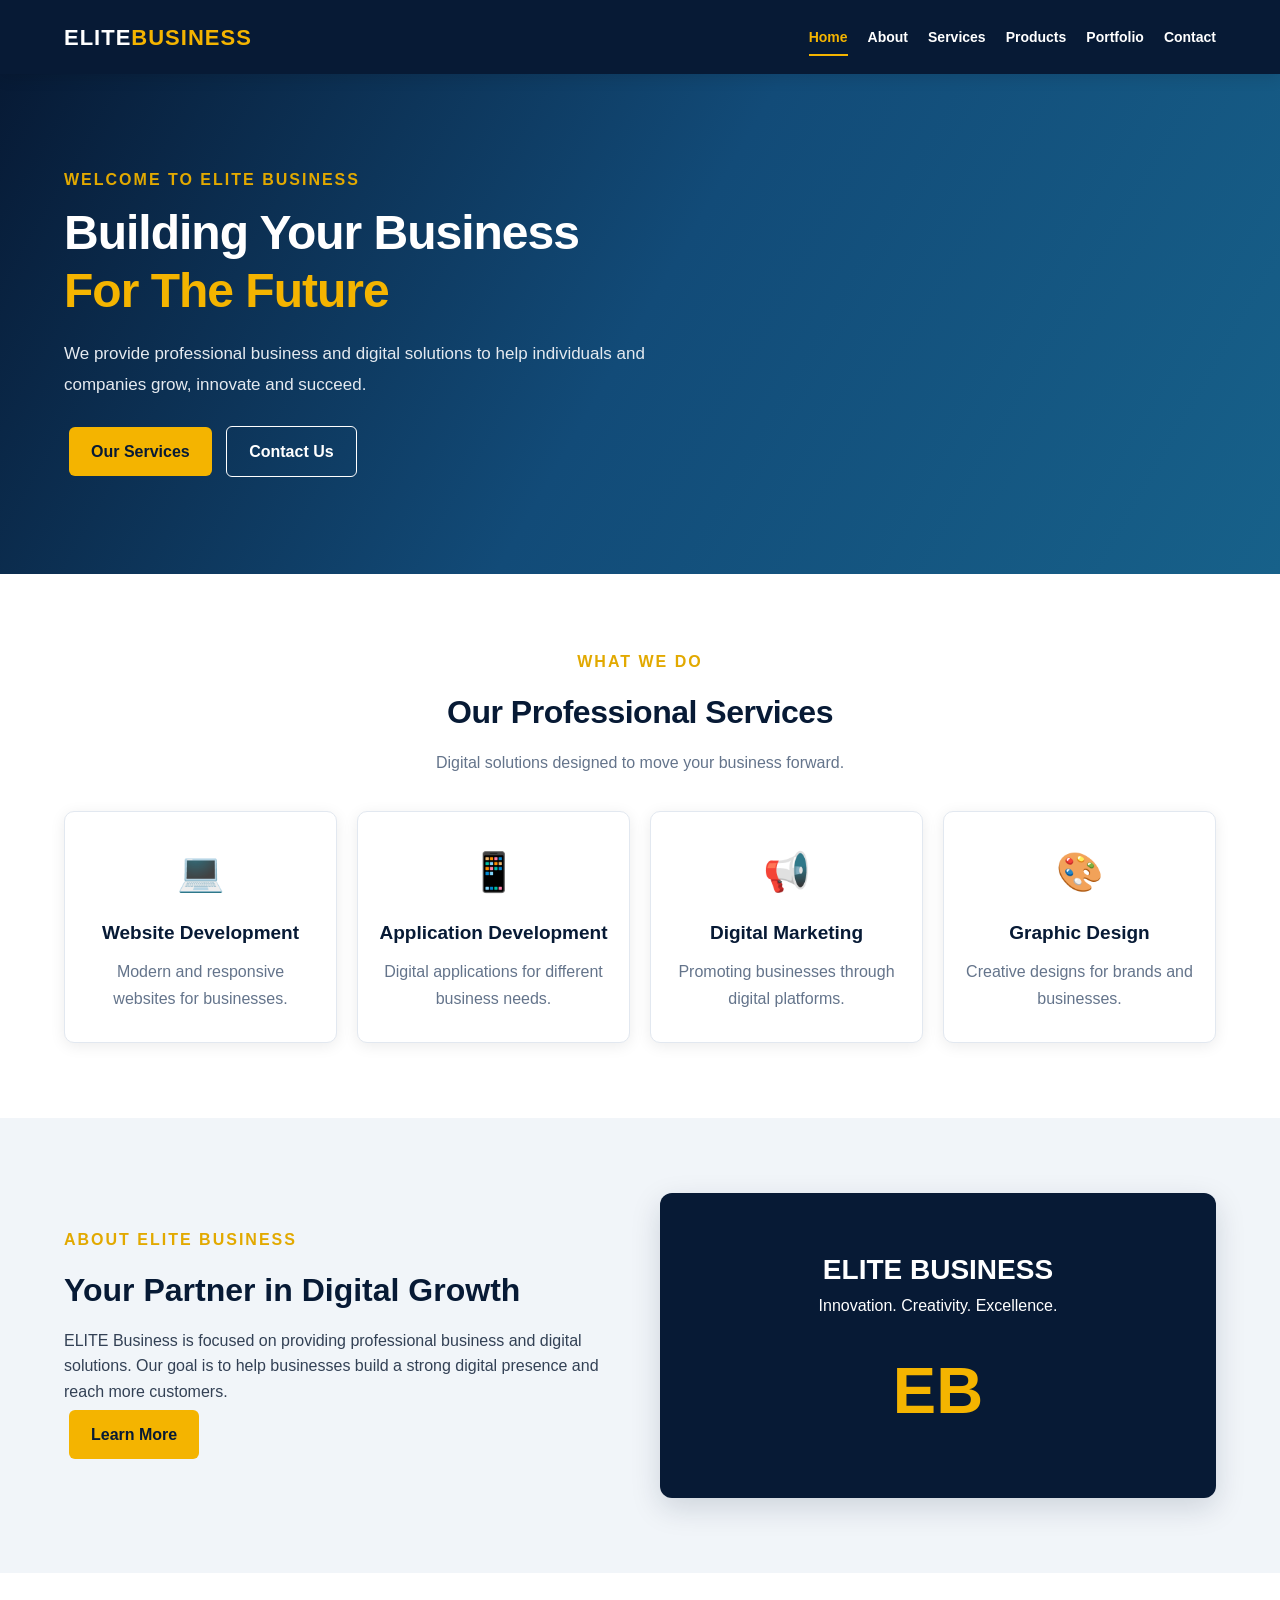
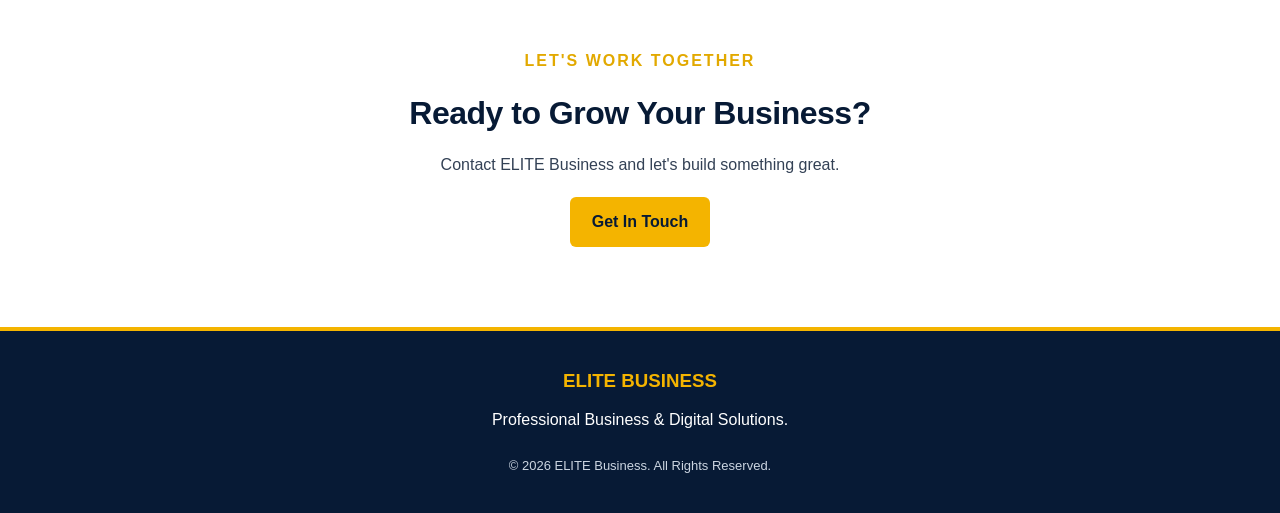
<file: index.html>
<!DOCTYPE html>
<html lang="en">
<head>
    <meta name="google-site-verification" content="8waIuDpvFPuyxGvBpJihMqPhCS1IhETc9zBkpEyNsJ0" />
    <meta charset="UTF-8">
    <meta name="viewport" content="width=device-width, initial-scale=1.0">

    <meta name="description" content="ELITE Business provides professional business and digital solutions in Malawi.">

    
<title>About ELITE Business | Our Company in Malawi</title>
<meta name="description" content="Learn about ELITE Business, our mission, vision and commitment to professional digital and business solutions in Malawi.">


    <link rel="stylesheet" href="css/style.css">
</head>

<body>

    <!-- HEADER -->
    <header class="header">
        <div class="container navbar">
            <a href="index.html" class="logo">
                ELITE<span>BUSINESS</span>
            </a>

            <button class="menu-toggle" id="menuToggle">
                ☰
            </button>

            <nav id="navMenu">
                <a href="index.html">Home</a>
                <a href="about.html">About</a>
                <a href="services.html">Services</a>
                <a href="products.html">Products</a>
                <a href="portfolio.html">Portfolio</a>
                <a href="contact.html">Contact</a>
            </nav>
        </div>
    </header>

    <!-- HERO SECTION -->
    <section class="hero">
        <div class="container hero-content">
            <p class="subtitle">WELCOME TO ELITE BUSINESS</p>

            <h1>
                Building Your Business
                <span>For The Future</span>
            </h1>

            <p class="hero-text">
                We provide professional business and digital
                solutions to help individuals and companies
                grow, innovate and succeed.
            </p>

            <div class="hero-buttons">
                <a href="services.html" class="btn primary-btn">
                    Our Services
                </a>

                <a href="contact.html" class="btn secondary-btn">
                    Contact Us
                </a>
            </div>
        </div>
    </section>

    <!-- SERVICES SECTION -->
    <section class="section">
        <div class="container">
            <div class="section-heading">
                <p class="subtitle">WHAT WE DO</p>
                <h2>Our Professional Services</h2>
                <p>Digital solutions designed to move your business forward.</p>
            </div>

            <div class="service-grid">

                <div class="service-card">
                    <div class="service-icon">💻</div>
                    <h3>Website Development</h3>
                    <p>Modern and responsive websites for businesses.</p>
                </div>

                <div class="service-card">
                    <div class="service-icon">📱</div>
                    <h3>Application Development</h3>
                    <p>Digital applications for different business needs.</p>
                </div>

                <div class="service-card">
                    <div class="service-icon">📢</div>
                    <h3>Digital Marketing</h3>
                    <p>Promoting businesses through digital platforms.</p>
                </div>

                <div class="service-card">
                    <div class="service-icon">🎨</div>
                    <h3>Graphic Design</h3>
                    <p>Creative designs for brands and businesses.</p>
                </div>

            </div>
        </div>
    </section>

    <!-- ABOUT SECTION -->
    <section class="about-section">
        <div class="container about-content">
            <div>
                <p class="subtitle">ABOUT ELITE BUSINESS</p>
                <h2>Your Partner in Digital Growth</h2>

                <p>
                    ELITE Business is focused on providing
                    professional business and digital solutions.
                    Our goal is to help businesses build a strong
                    digital presence and reach more customers.
                </p>

                <a href="about.html" class="btn primary-btn">
                    Learn More
                </a>
            </div>

            <div class="about-box">
                <h3>ELITE BUSINESS</h3>
                <p>Innovation. Creativity. Excellence.</p>
                <div class="about-symbol">EB</div>
            </div>
        </div>
    </section>

    <!-- CONTACT SECTION -->
    <section class="section contact-section">
        <div class="container">
            <p class="subtitle">LET'S WORK TOGETHER</p>
            <h2>Ready to Grow Your Business?</h2>
            <p>Contact ELITE Business and let's build something great.</p>

            <a href="contact.html" class="btn primary-btn">
                Get In Touch
            </a>
        </div>
    </section>

    <!-- FOOTER -->
    <footer class="footer">
        <div class="container">
            <h3>ELITE BUSINESS</h3>
            <p>Professional Business & Digital Solutions.</p>

            <p class="copyright">
                &copy; 2026 ELITE Business. All Rights Reserved.
            </p>
        </div>
    </footer>

    <script src="js/script.js"></script>

</body>
</html>
</file>
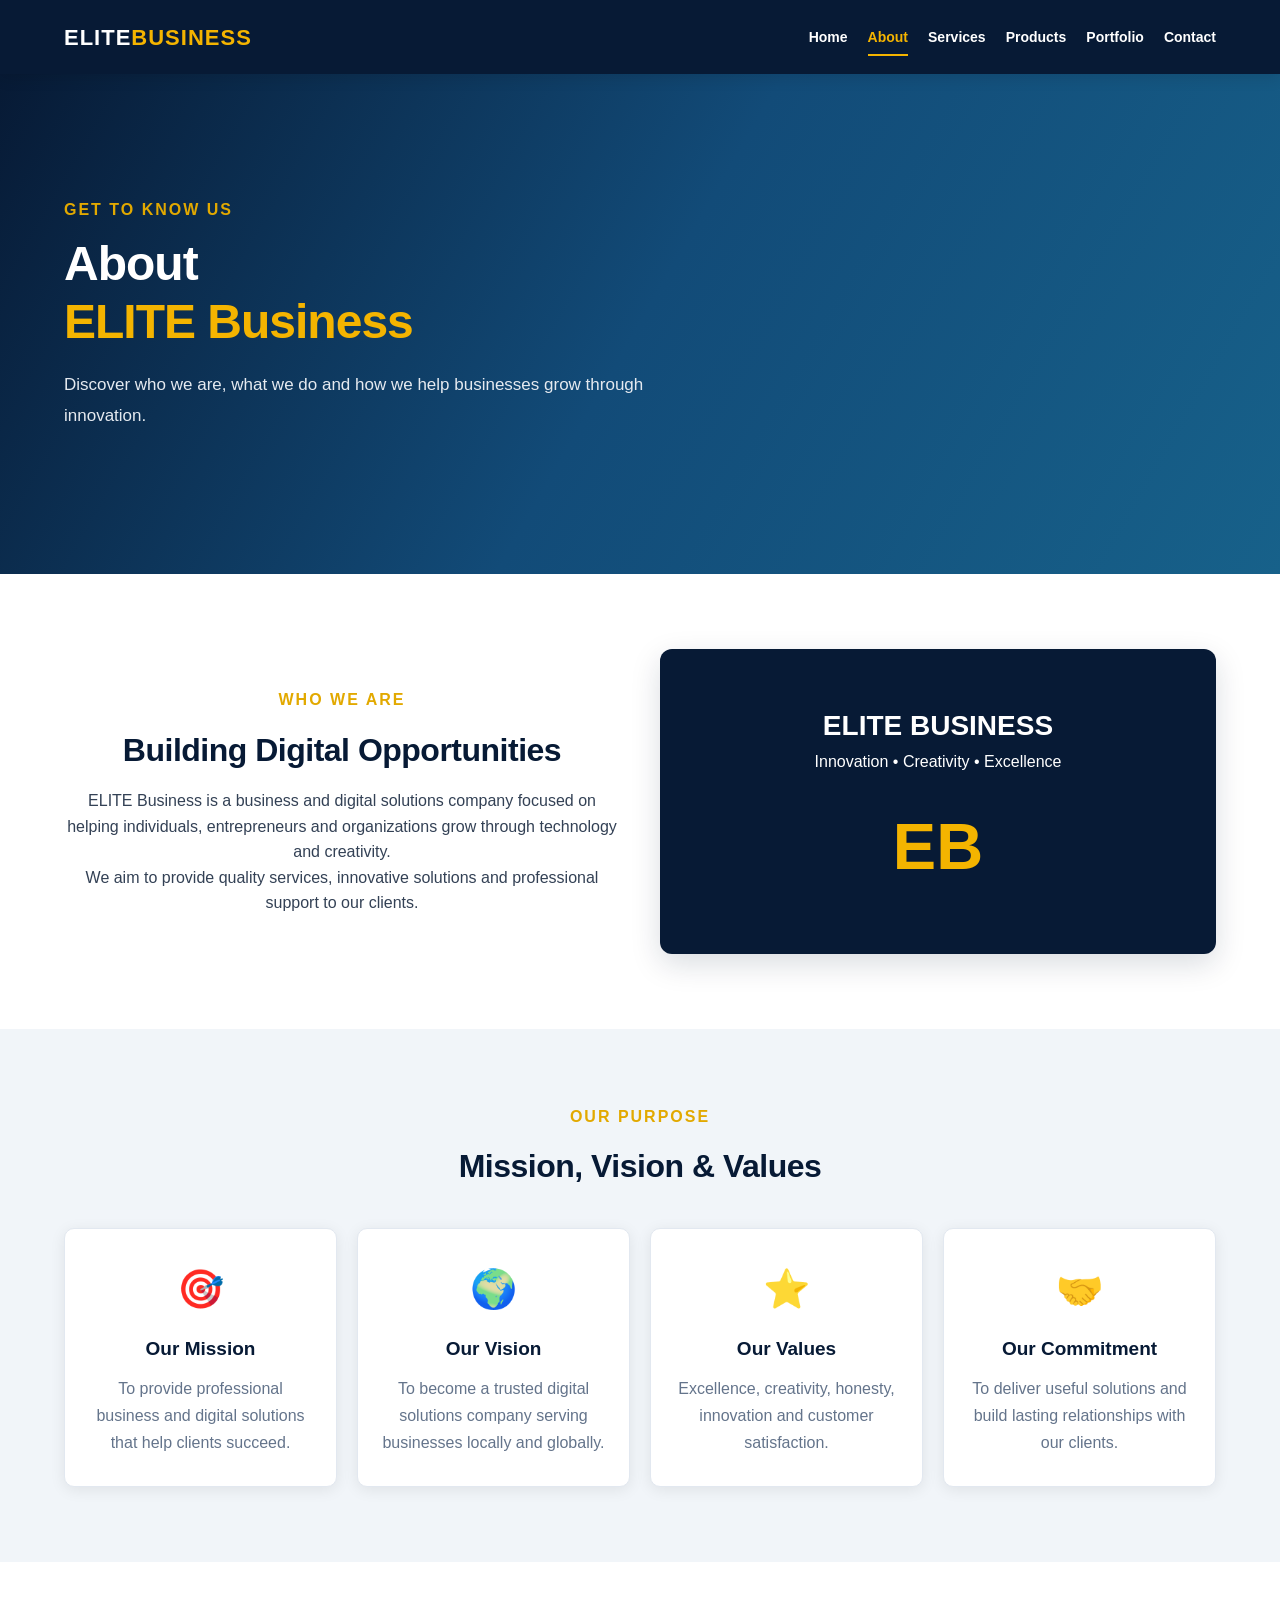
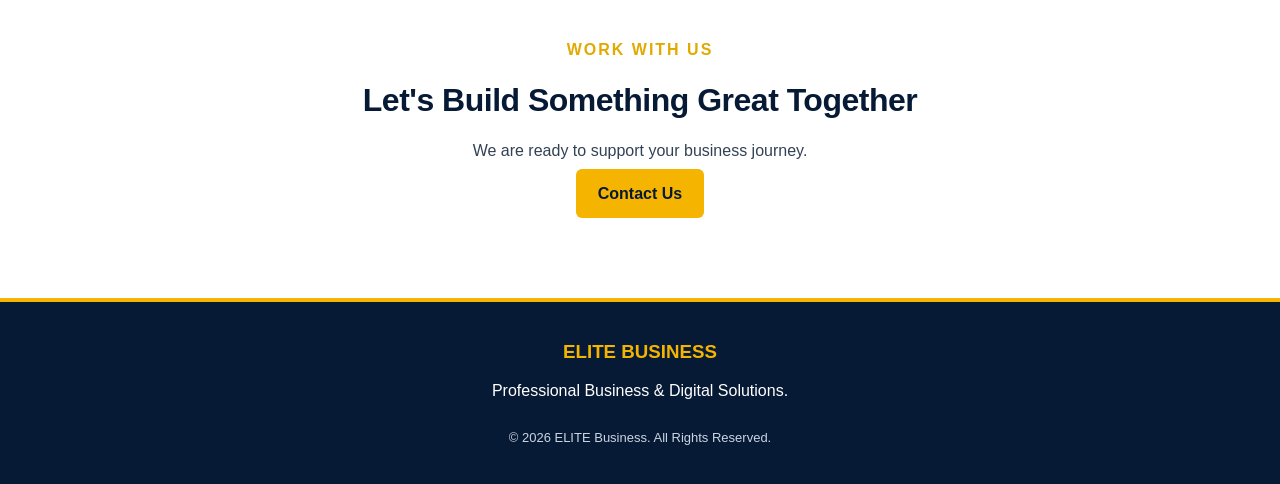
<file: about.html>
<!DOCTYPE html>
<html lang="en">
<head>
    <meta charset="UTF-8">
    <meta name="viewport" content="width=device-width, initial-scale=1.0">

    <meta name="description" content="Learn about ELITE Business, our mission, vision and values.">

    <title>About Us | ELITE Business</title>

    <link rel="stylesheet" href="css/style.css">
</head>

<body>

    <header class="header">
        <div class="container navbar">
            <a href="index.html" class="logo">
                ELITE<span>BUSINESS</span>
            </a>

            <button class="menu-toggle" id="menuToggle">☰</button>

            <nav id="navMenu">
                <a href="index.html">Home</a>
                <a href="about.html">About</a>
                <a href="services.html">Services</a>
                <a href="products.html">Products</a>
                <a href="portfolio.html">Portfolio</a>
                <a href="contact.html">Contact</a>
            </nav>
        </div>
    </header>

    <section class="hero">
        <div class="container hero-content">
            <p class="subtitle">GET TO KNOW US</p>
            <h1>About <span>ELITE Business</span></h1>
            <p class="hero-text">
                Discover who we are, what we do and how
                we help businesses grow through innovation.
            </p>
        </div>
    </section>

    <section class="section">
        <div class="container about-content">

            <div>
                <p class="subtitle">WHO WE ARE</p>
                <h2>Building Digital Opportunities</h2>

                <p>
                    ELITE Business is a business and digital
                    solutions company focused on helping
                    individuals, entrepreneurs and organizations
                    grow through technology and creativity.
                </p>

                <p>
                    We aim to provide quality services,
                    innovative solutions and professional
                    support to our clients.
                </p>
            </div>

            <div class="about-box">
                <h3>ELITE BUSINESS</h3>
                <p>Innovation • Creativity • Excellence</p>
                <div class="about-symbol">EB</div>
            </div>

        </div>
    </section>

    <section class="section" style="background:#f1f5f9;">
        <div class="container">
            <div class="section-heading">
                <p class="subtitle">OUR PURPOSE</p>
                <h2>Mission, Vision & Values</h2>
            </div>

            <div class="service-grid">

                <div class="service-card">
                    <div class="service-icon">🎯</div>
                    <h3>Our Mission</h3>
                    <p>
                        To provide professional business
                        and digital solutions that help
                        clients succeed.
                    </p>
                </div>

                <div class="service-card">
                    <div class="service-icon">🌍</div>
                    <h3>Our Vision</h3>
                    <p>
                        To become a trusted digital
                        solutions company serving
                        businesses locally and globally.
                    </p>
                </div>

                <div class="service-card">
                    <div class="service-icon">⭐</div>
                    <h3>Our Values</h3>
                    <p>
                        Excellence, creativity, honesty,
                        innovation and customer satisfaction.
                    </p>
                </div>

                <div class="service-card">
                    <div class="service-icon">🤝</div>
                    <h3>Our Commitment</h3>
                    <p>
                        To deliver useful solutions
                        and build lasting relationships
                        with our clients.
                    </p>
                </div>

            </div>
        </div>
    </section>

    <section class="section">
        <div class="container">
            <p class="subtitle">WORK WITH US</p>
            <h2>Let's Build Something Great Together</h2>
            <p>We are ready to support your business journey.</p>

            <a href="contact.html" class="btn primary-btn">
                Contact Us
            </a>
        </div>
    </section>

    <footer class="footer">
        <div class="container">
            <h3>ELITE BUSINESS</h3>
            <p>Professional Business & Digital Solutions.</p>
            <p class="copyright">
                &copy; 2026 ELITE Business. All Rights Reserved.
            </p>
        </div>
    </footer>

    <script src="js/script.js"></script>

</body>
</html>
</file>
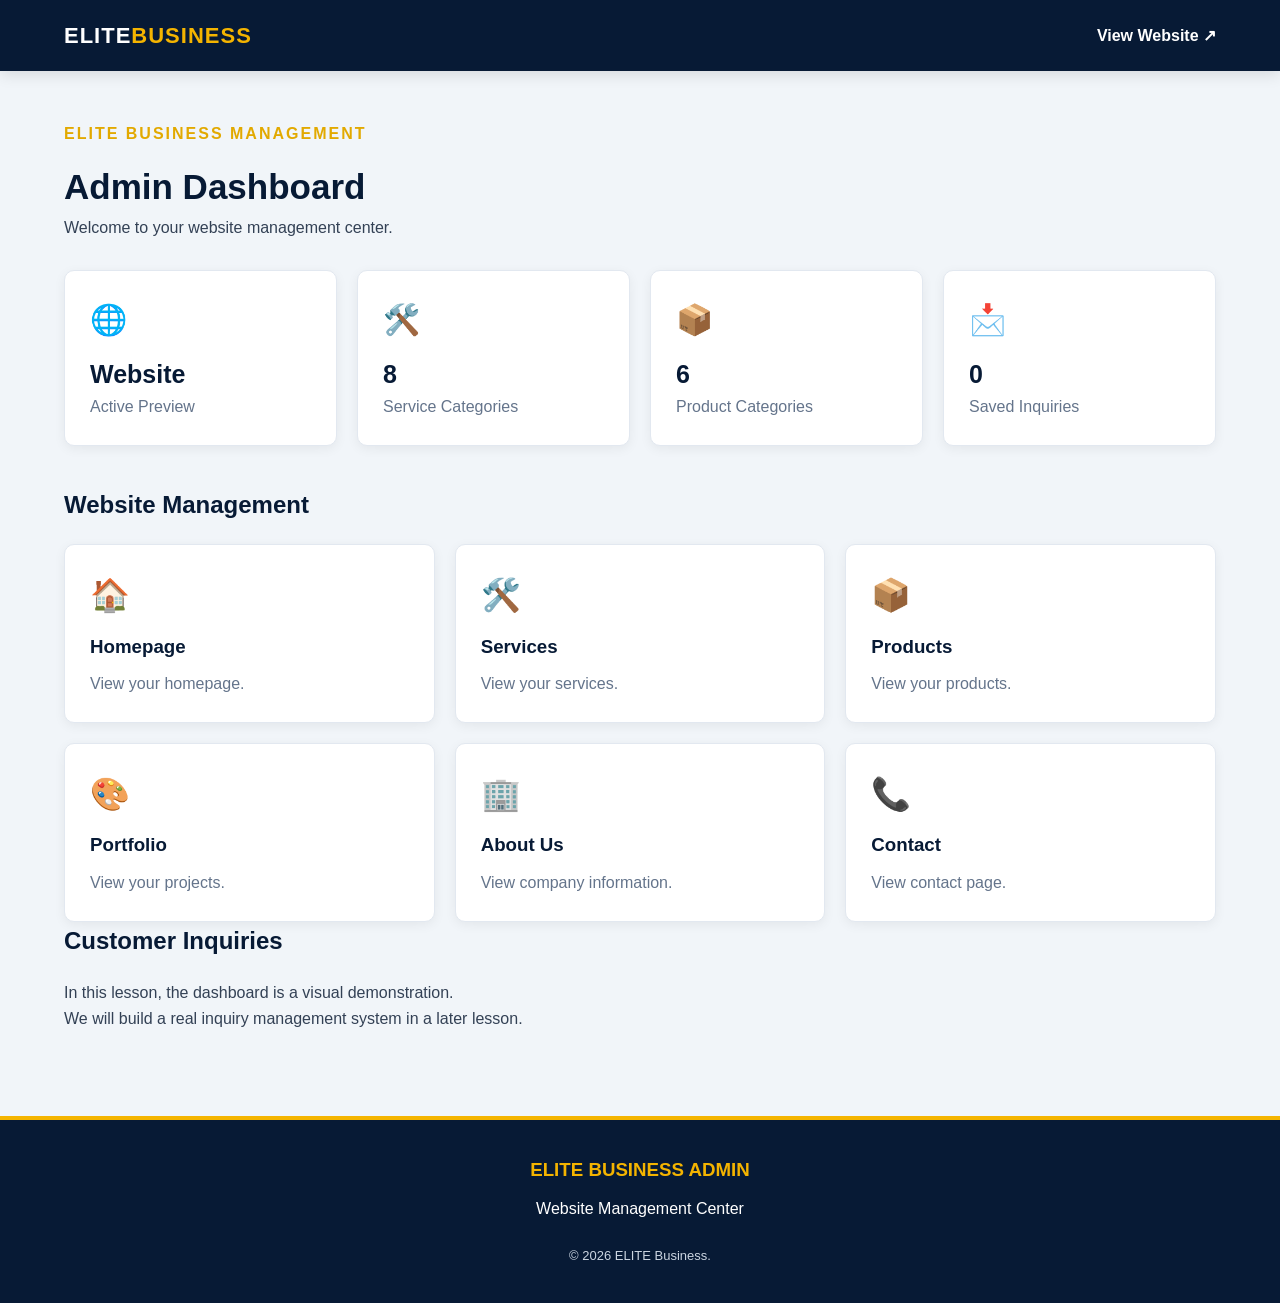
<file: admin.html>
<!DOCTYPE html>
<html lang="en">
<head>
    <meta charset="UTF-8">
    <meta name="viewport" content="width=device-width, initial-scale=1.0">
    <title>Admin Dashboard | ELITE Business</title>
    <link rel="stylesheet" href="css/style.css">
</head>

<body class="admin-body">

<header class="header">
    <div class="container navbar">
        <a href="index.html" class="logo">
            ELITE<span>BUSINESS</span>
        </a>

        <a href="index.html" class="admin-home">View Website ↗</a>
    </div>
</header>

<section class="admin-section">
    <div class="container">

        <div class="admin-heading">
            <p class="subtitle">ELITE BUSINESS MANAGEMENT</p>
            <h1>Admin Dashboard</h1>
            <p>Welcome to your website management center.</p>
        </div>

        <div class="admin-stats">

            <div class="stat-card">
                <span>🌐</span>
                <h3>Website</h3>
                <p>Active Preview</p>
            </div>

            <div class="stat-card">
                <span>🛠️</span>
                <h3>8</h3>
                <p>Service Categories</p>
            </div>

            <div class="stat-card">
                <span>📦</span>
                <h3>6</h3>
                <p>Product Categories</p>
            </div>

            <div class="stat-card">
                <span>📩</span>
                <h3 id="messageCount">0</h3>
                <p>Saved Inquiries</p>
            </div>

        </div>

        <div class="admin-content">

            <h2>Website Management</h2>

            <div class="admin-grid">

                <a href="index.html" class="admin-card">
                    <span>🏠</span>
                    <h3>Homepage</h3>
                    <p>View your homepage.</p>
                </a>

                <a href="services.html" class="admin-card">
                    <span>🛠️</span>
                    <h3>Services</h3>
                    <p>View your services.</p>
                </a>

                <a href="products.html" class="admin-card">
                    <span>📦</span>
                    <h3>Products</h3>
                    <p>View your products.</p>
                </a>

                <a href="portfolio.html" class="admin-card">
                    <span>🎨</span>
                    <h3>Portfolio</h3>
                    <p>View your projects.</p>
                </a>

                <a href="about.html" class="admin-card">
                    <span>🏢</span>
                    <h3>About Us</h3>
                    <p>View company information.</p>
                </a>

                <a href="contact.html" class="admin-card">
                    <span>📞</span>
                    <h3>Contact</h3>
                    <p>View contact page.</p>
                </a>

            </div>

            <div class="admin-content">
                <h2>Customer Inquiries</h2>
                <p>In this lesson, the dashboard is a visual demonstration.</p>
                <p>We will build a real inquiry management system in a later lesson.</p>
            </div>

        </div>

    </div>
</section>

<footer class="footer">
    <div class="container">
        <h3>ELITE BUSINESS ADMIN</h3>
        <p>Website Management Center</p>
        <p class="copyright">
            &copy; 2026 ELITE Business.
        </p>
    </div>
</footer>

</body>
</html>
</file>
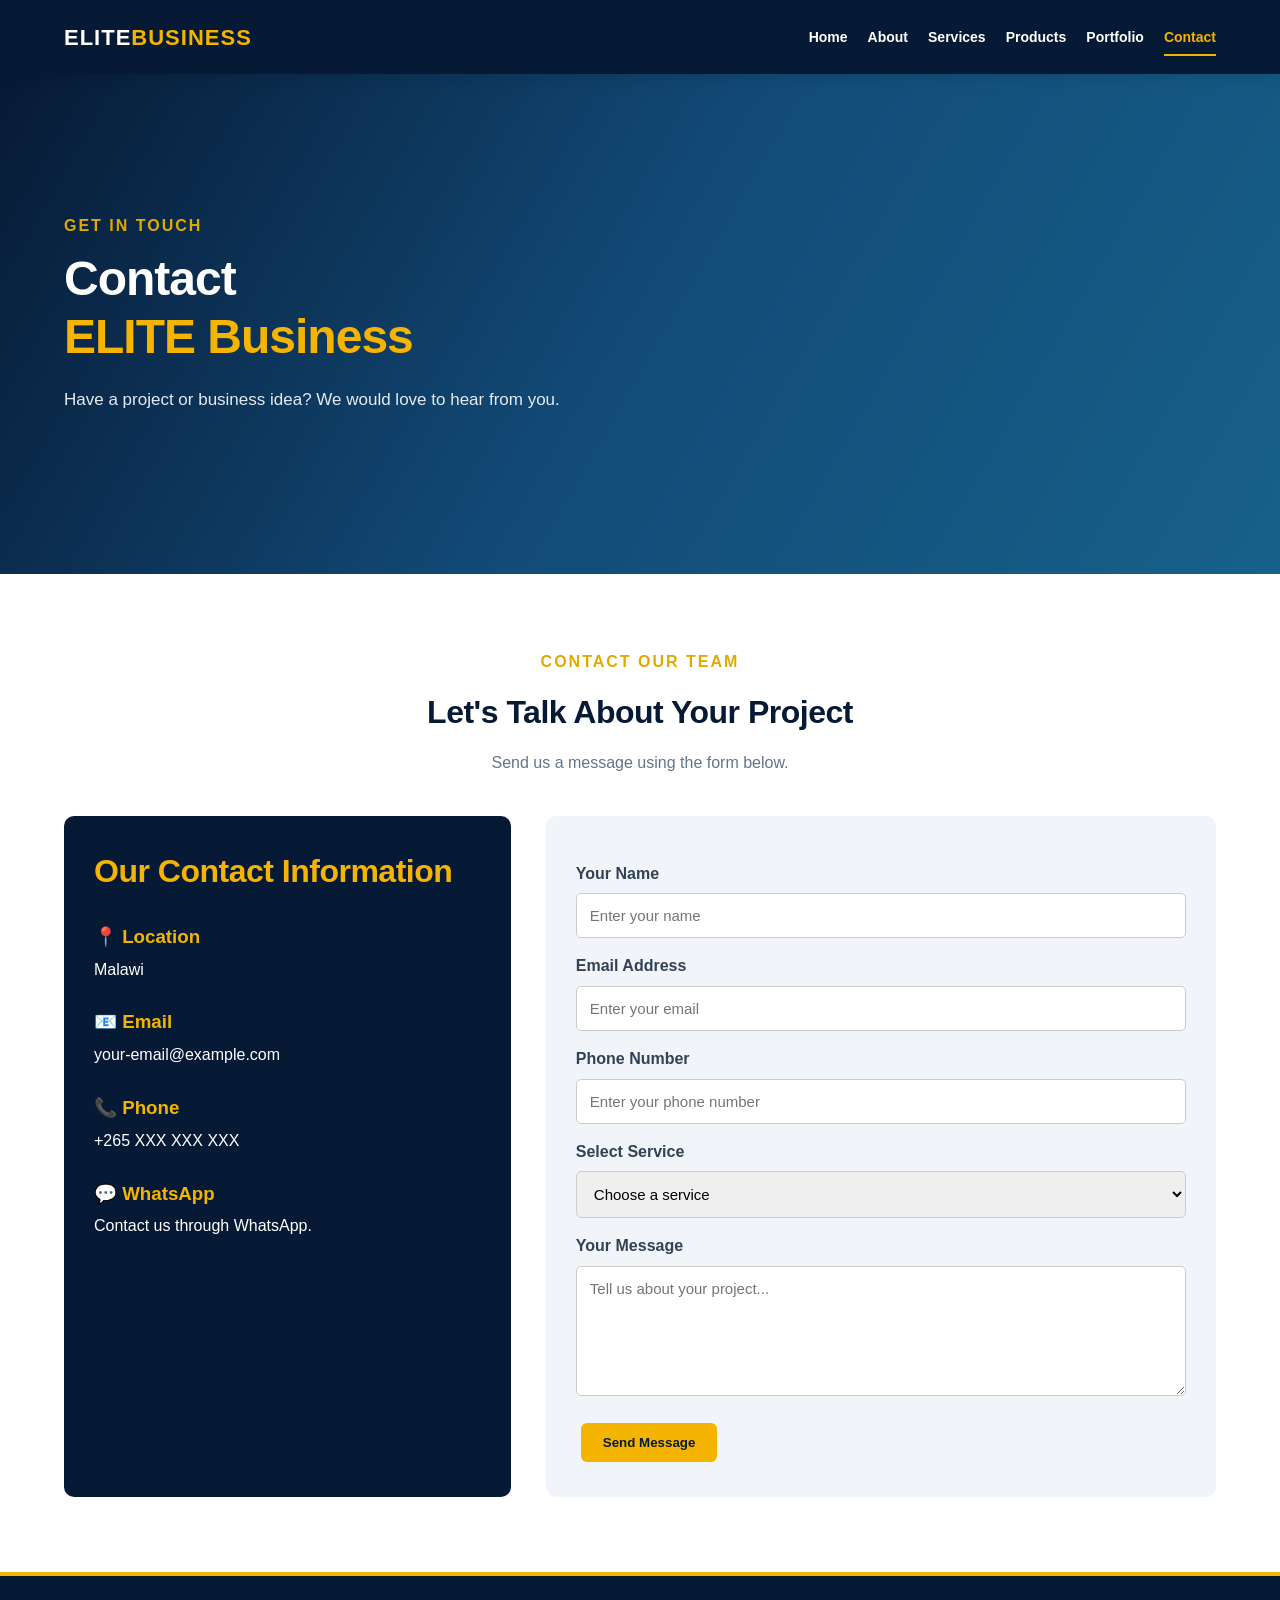
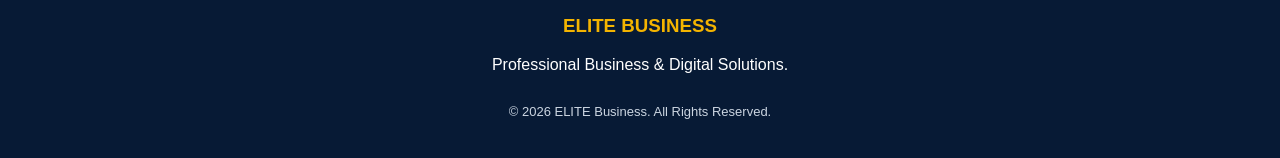
<file: contact.html>
<!DOCTYPE html>
<html lang="en">
<head>
    <meta charset="UTF-8">
    <meta name="viewport" content="width=device-width, initial-scale=1.0">

    <meta name="description" content="Contact ELITE Business for professional digital and business services.">
  
<meta name="robots" content="noindex, nofollow">


    
<title>Contact ELITE Business | Malawi</title>
<meta name="description" content="Contact ELITE Business in Malawi for website development, digital marketing, graphic design and business solutions.">


    <link rel="stylesheet" href="css/style.css">
</head>

<body>

<header class="header">
    <div class="container navbar">
        <a href="index.html" class="logo">
            ELITE<span>BUSINESS</span>
        </a>

        <button class="menu-toggle" id="menuToggle">☰</button>

        <nav id="navMenu">
            <a href="index.html">Home</a>
            <a href="about.html">About</a>
            <a href="services.html">Services</a>
            <a href="products.html">Products</a>
            <a href="portfolio.html">Portfolio</a>
            <a href="contact.html">Contact</a>
        </nav>
    </div>
</header>

<section class="hero">
    <div class="container hero-content">
        <p class="subtitle">GET IN TOUCH</p>
        <h1>Contact <span>ELITE Business</span></h1>
        <p class="hero-text">
            Have a project or business idea?
            We would love to hear from you.
        </p>
    </div>
</section>

<section class="section">
    <div class="container">

        <div class="section-heading">
            <p class="subtitle">CONTACT OUR TEAM</p>
            <h2>Let's Talk About Your Project</h2>
            <p>Send us a message using the form below.</p>
        </div>

        <div class="contact-layout">

            <div class="contact-info">
                <h2>Our Contact Information</h2>

                <div class="contact-item">
                    <h3>📍 Location</h3>
                    <p>Malawi</p>
                </div>

                <div class="contact-item">
                    <h3>📧 Email</h3>
                    <p>your-email@example.com</p>
                </div>

                <div class="contact-item">
                    <h3>📞 Phone</h3>
                    <p>+265 XXX XXX XXX</p>
                </div>

                <div class="contact-item">
                    <h3>💬 WhatsApp</h3>
                    <p>Contact us through WhatsApp.</p>
                </div>
            </div>

            <form class="contact-form" id="contactForm">

                <label for="name">Your Name</label>
                <input type="text" id="name"
                    placeholder="Enter your name" required>

                <label for="email">Email Address</label>
                <input type="email" id="email"
                    placeholder="Enter your email" required>

                <label for="phone">Phone Number</label>
                <input type="tel" id="phone"
                    placeholder="Enter your phone number">

                <label for="service">Select Service</label>
                <select id="service" required>
                    <option value="">Choose a service</option>
                    <option>Website Development</option>
                    <option>Application Development</option>
                    <option>Digital Marketing</option>
                    <option>Graphic Design</option>
                    <option>AI Solutions</option>
                    <option>Digital Education</option>
                    <option>Creative Production</option>
                    <option>Business Solutions</option>
                    <option>Other</option>
                </select>

                <label for="message">Your Message</label>
                <textarea id="message" rows="6"
                    placeholder="Tell us about your project..."
                    required></textarea>

                <button type="submit" class="btn primary-btn">
                    Send Message
                </button>

            </form>

        </div>
    </div>
</section>

<footer class="footer">
    <div class="container">
        <h3>ELITE BUSINESS</h3>
        <p>Professional Business & Digital Solutions.</p>

        <p class="copyright">
            &copy; 2026 ELITE Business. All Rights Reserved.
        </p>
    </div>
</footer>

<script src="js/script.js"></script>

</body>
</html>
</file>
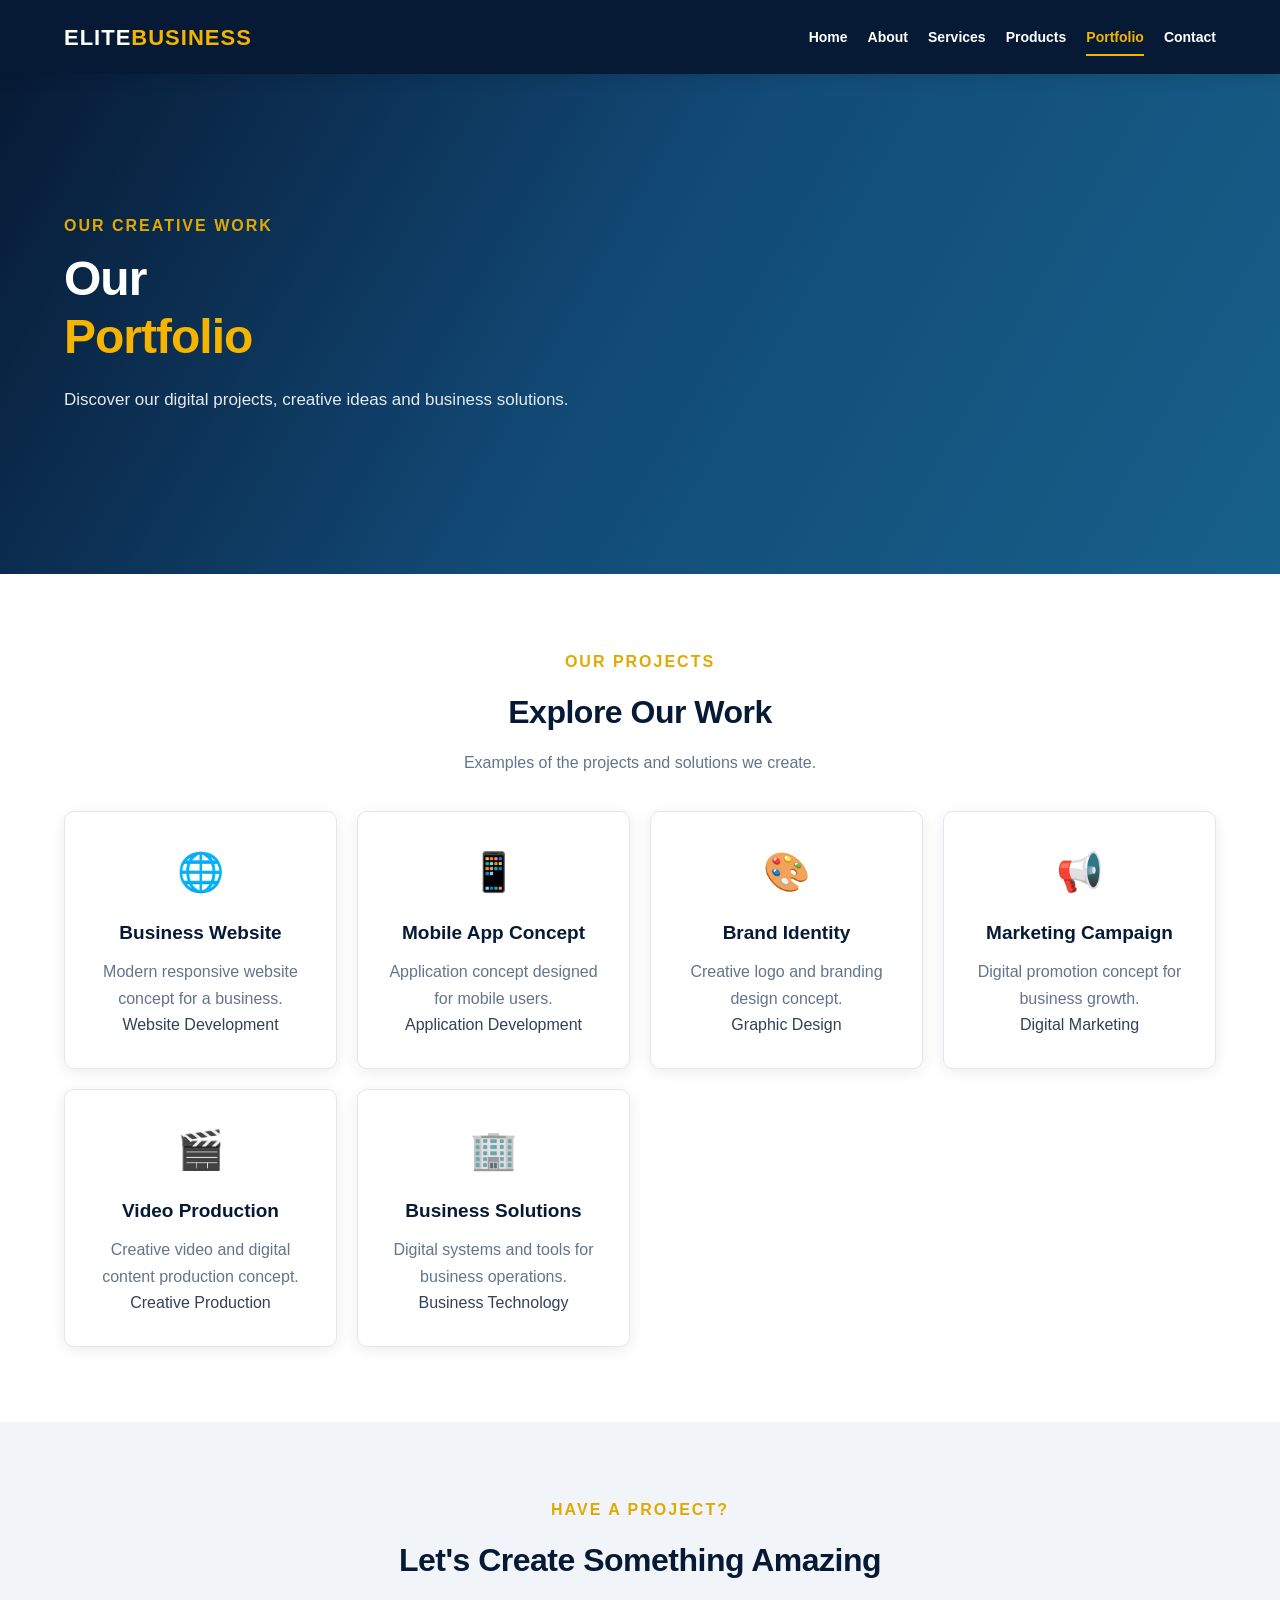
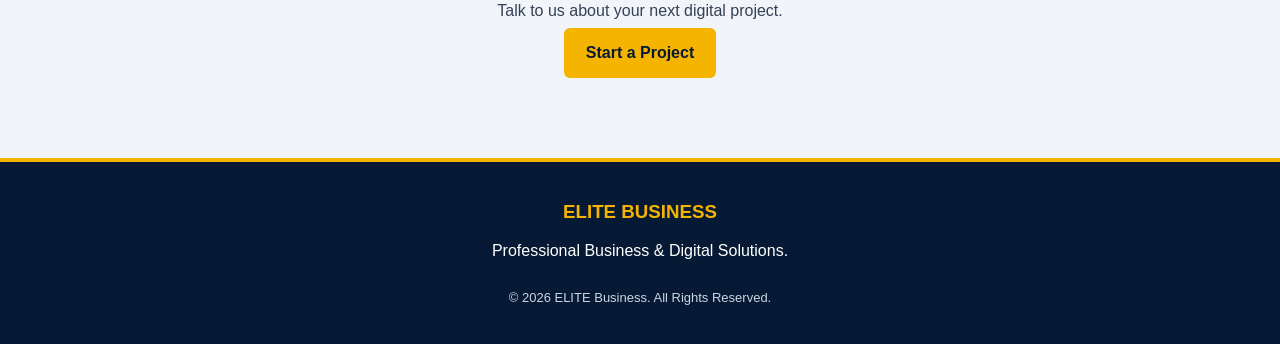
<file: portfolio.html>
<!DOCTYPE html>
<html lang="en">
<head>
    <meta charset="UTF-8">
    <meta name="viewport" content="width=device-width, initial-scale=1.0">
    <meta name="description" content="Explore digital projects and creative work by ELITE Business.">
    
<title>Our Portfolio | ELITE Business</title>
<meta name="description" content="Explore website design, application concepts, graphic design and creative digital projects by ELITE Business.">

    <link rel="stylesheet" href="css/style.css">
</head>

<body>

<header class="header">
    <div class="container navbar">
        <a href="index.html" class="logo">
            ELITE<span>BUSINESS</span>
        </a>

        <button class="menu-toggle" id="menuToggle">☰</button>

        <nav id="navMenu">
            <a href="index.html">Home</a>
            <a href="about.html">About</a>
            <a href="services.html">Services</a>
            <a href="products.html">Products</a>
            <a href="portfolio.html">Portfolio</a>
            <a href="contact.html">Contact</a>
        </nav>
    </div>
</header>

<section class="hero">
    <div class="container hero-content">
        <p class="subtitle">OUR CREATIVE WORK</p>
        <h1>Our <span>Portfolio</span></h1>
        <p class="hero-text">
            Discover our digital projects, creative ideas
            and business solutions.
        </p>
    </div>
</section>

<section class="section">
    <div class="container">

        <div class="section-heading">
            <p class="subtitle">OUR PROJECTS</p>
            <h2>Explore Our Work</h2>
            <p>Examples of the projects and solutions we create.</p>
        </div>

        <div class="service-grid">

            <div class="service-card">
                <div class="service-icon">🌐</div>
                <h3>Business Website</h3>
                <p>
                    Modern responsive website
                    concept for a business.
                </p>
                <span>Website Development</span>
            </div>

            <div class="service-card">
                <div class="service-icon">📱</div>
                <h3>Mobile App Concept</h3>
                <p>
                    Application concept designed
                    for mobile users.
                </p>
                <span>Application Development</span>
            </div>

            <div class="service-card">
                <div class="service-icon">🎨</div>
                <h3>Brand Identity</h3>
                <p>
                    Creative logo and branding
                    design concept.
                </p>
                <span>Graphic Design</span>
            </div>

            <div class="service-card">
                <div class="service-icon">📢</div>
                <h3>Marketing Campaign</h3>
                <p>
                    Digital promotion concept
                    for business growth.
                </p>
                <span>Digital Marketing</span>
            </div>

            <div class="service-card">
                <div class="service-icon">🎬</div>
                <h3>Video Production</h3>
                <p>
                    Creative video and digital
                    content production concept.
                </p>
                <span>Creative Production</span>
            </div>

            <div class="service-card">
                <div class="service-icon">🏢</div>
                <h3>Business Solutions</h3>
                <p>
                    Digital systems and tools
                    for business operations.
                </p>
                <span>Business Technology</span>
            </div>

        </div>
    </div>
</section>

<section class="section" style="background:#f1f5f9;">
    <div class="container">
        <p class="subtitle">HAVE A PROJECT?</p>
        <h2>Let's Create Something Amazing</h2>
        <p>Talk to us about your next digital project.</p>

        <a href="contact.html" class="btn primary-btn">
            Start a Project
        </a>
    </div>
</section>

<footer class="footer">
    <div class="container">
        <h3>ELITE BUSINESS</h3>
        <p>Professional Business & Digital Solutions.</p>
        <p class="copyright">
            &copy; 2026 ELITE Business. All Rights Reserved.
        </p>
    </div>
</footer>

<script src="js/script.js"></script>

</body>
</html>
</file>
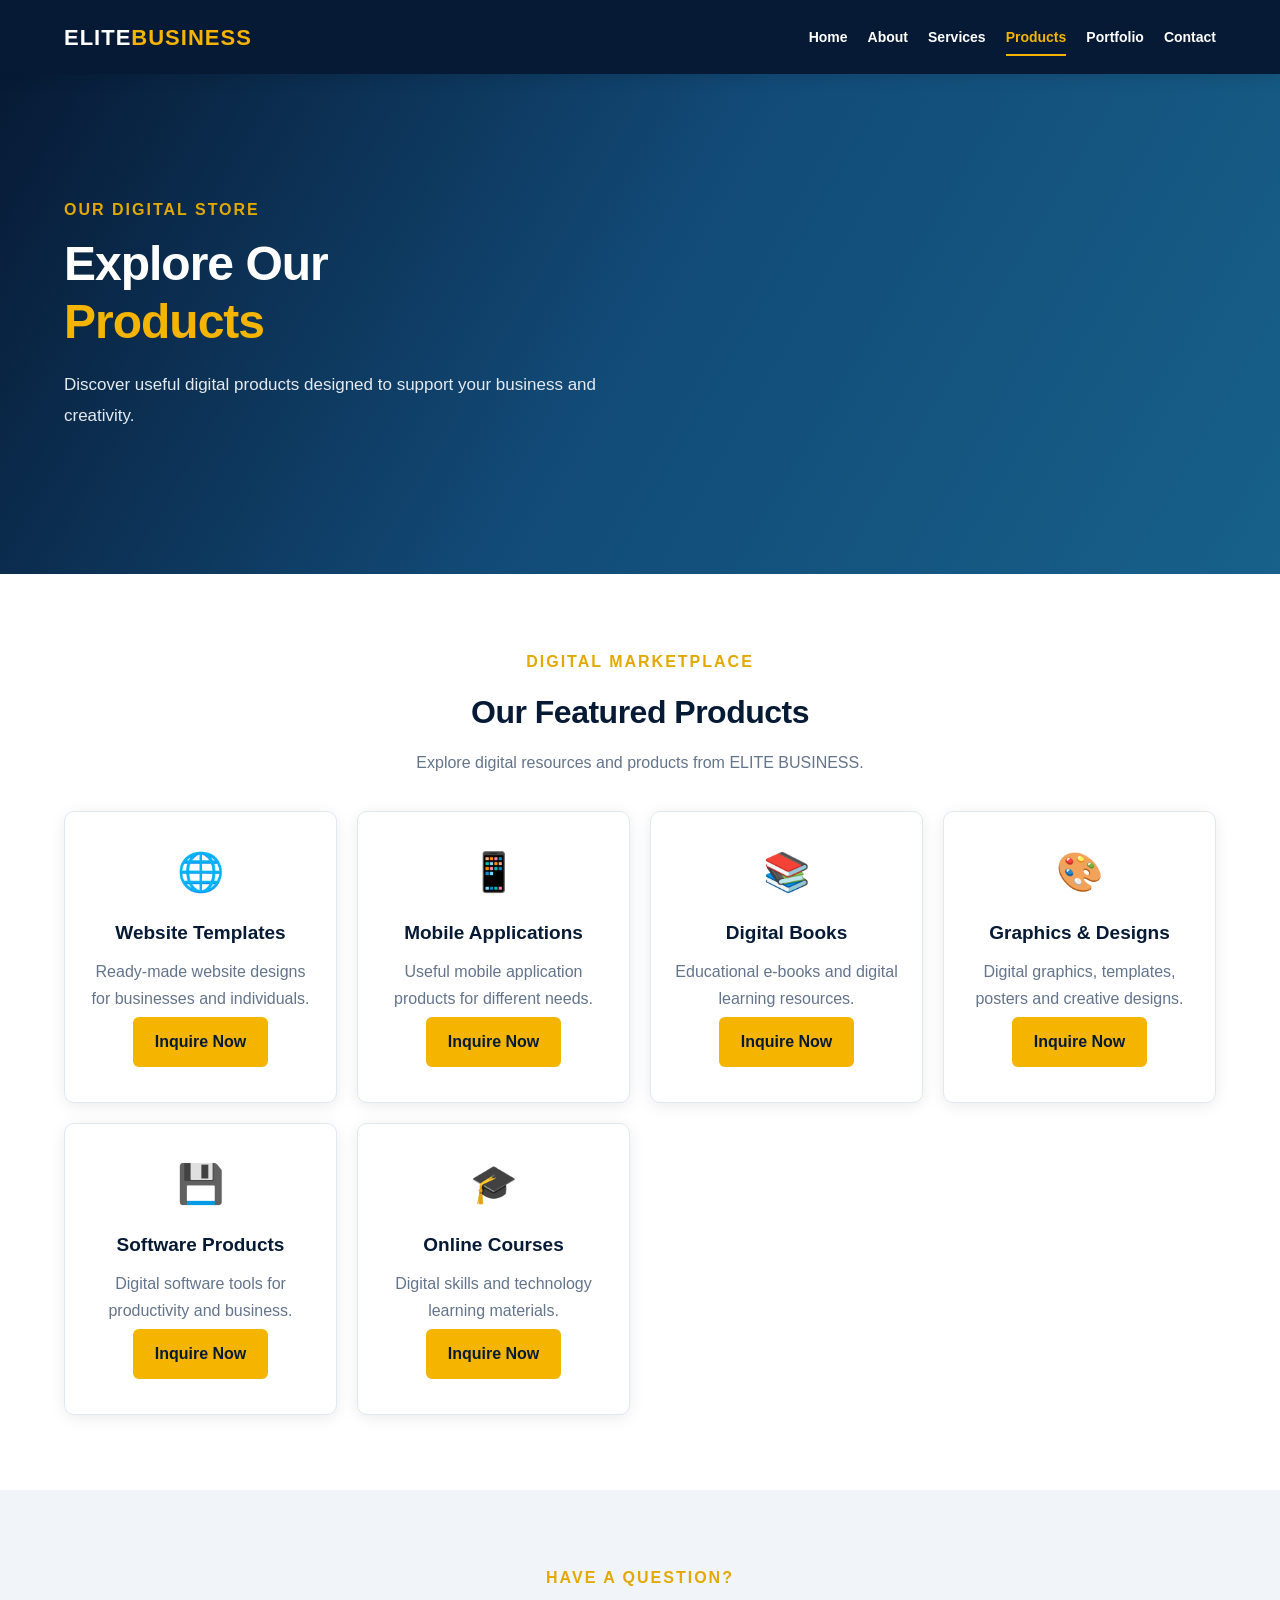
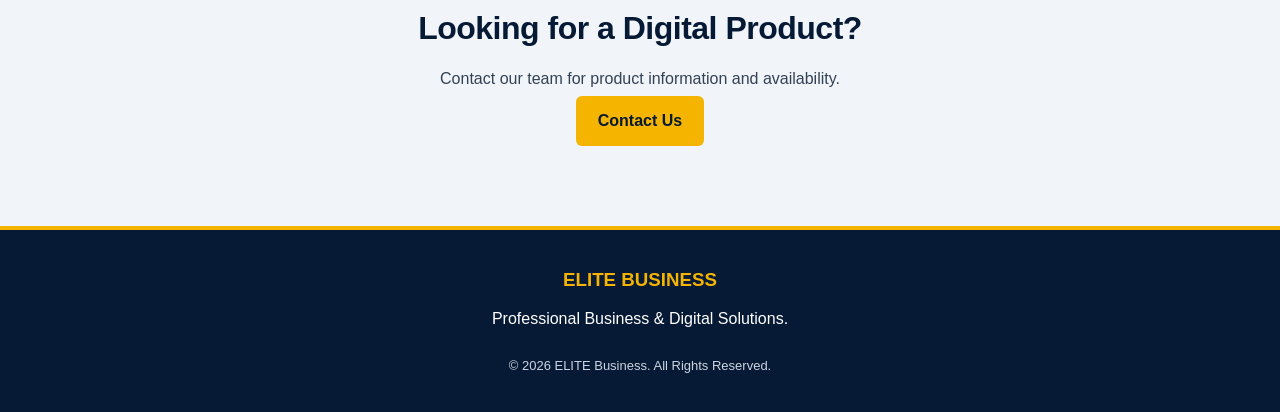
<file: products.html>
<!DOCTYPE html>
<html lang="en">
<head>
    <meta charset="UTF-8">
    <meta name="viewport" content="width=device-width, initial-scale=1.0">
    <meta name="description" content="Explore digital products from ELITE Business.">
    
<title>Digital Products | ELITE Business Malawi</title>
<meta name="description" content="Explore digital products, website templates, e-books, software tools and online learning resources from ELITE Business.">

    <link rel="stylesheet" href="css/style.css">
</head>

<body>

<header class="header">
    <div class="container navbar">
        <a href="index.html" class="logo">
            ELITE<span>BUSINESS</span>
        </a>

        <button class="menu-toggle" id="menuToggle">☰</button>

        <nav id="navMenu">
            <a href="index.html">Home</a>
            <a href="about.html">About</a>
            <a href="services.html">Services</a>
            <a href="products.html">Products</a>
            <a href="portfolio.html">Portfolio</a>
            <a href="contact.html">Contact</a>
        </nav>
    </div>
</header>

<section class="hero">
    <div class="container hero-content">
        <p class="subtitle">OUR DIGITAL STORE</p>
        <h1>Explore Our <span>Products</span></h1>
        <p class="hero-text">
            Discover useful digital products
            designed to support your business and creativity.
        </p>
    </div>
</section>

<section class="section">
    <div class="container">

        <div class="section-heading">
            <p class="subtitle">DIGITAL MARKETPLACE</p>
            <h2>Our Featured Products</h2>
            <p>Explore digital resources and products from ELITE BUSINESS.</p>
        </div>

        <div class="service-grid">

            <div class="service-card">
                <div class="service-icon">🌐</div>
                <h3>Website Templates</h3>
                <p>
                    Ready-made website designs
                    for businesses and individuals.
                </p>
                <a href="contact.html" class="btn primary-btn">Inquire Now</a>
            </div>

            <div class="service-card">
                <div class="service-icon">📱</div>
                <h3>Mobile Applications</h3>
                <p>
                    Useful mobile application
                    products for different needs.
                </p>
                <a href="contact.html" class="btn primary-btn">Inquire Now</a>
            </div>

            <div class="service-card">
                <div class="service-icon">📚</div>
                <h3>Digital Books</h3>
                <p>
                    Educational e-books and
                    digital learning resources.
                </p>
                <a href="contact.html" class="btn primary-btn">Inquire Now</a>
            </div>

            <div class="service-card">
                <div class="service-icon">🎨</div>
                <h3>Graphics & Designs</h3>
                <p>
                    Digital graphics, templates,
                    posters and creative designs.
                </p>
                <a href="contact.html" class="btn primary-btn">Inquire Now</a>
            </div>

            <div class="service-card">
                <div class="service-icon">💾</div>
                <h3>Software Products</h3>
                <p>
                    Digital software tools
                    for productivity and business.
                </p>
                <a href="contact.html" class="btn primary-btn">Inquire Now</a>
            </div>

            <div class="service-card">
                <div class="service-icon">🎓</div>
                <h3>Online Courses</h3>
                <p>
                    Digital skills and technology
                    learning materials.
                </p>
                <a href="contact.html" class="btn primary-btn">Inquire Now</a>
            </div>

        </div>
    </div>
</section>

<section class="section" style="background:#f1f5f9;">
    <div class="container">
        <p class="subtitle">HAVE A QUESTION?</p>
        <h2>Looking for a Digital Product?</h2>
        <p>Contact our team for product information and availability.</p>

        <a href="contact.html" class="btn primary-btn">
            Contact Us
        </a>
    </div>
</section>

<footer class="footer">
    <div class="container">
        <h3>ELITE BUSINESS</h3>
        <p>Professional Business & Digital Solutions.</p>
        <p class="copyright">
            &copy; 2026 ELITE Business. All Rights Reserved.
        </p>
    </div>
</footer>

<script src="js/script.js"></script>

</body>
</html>
</file>
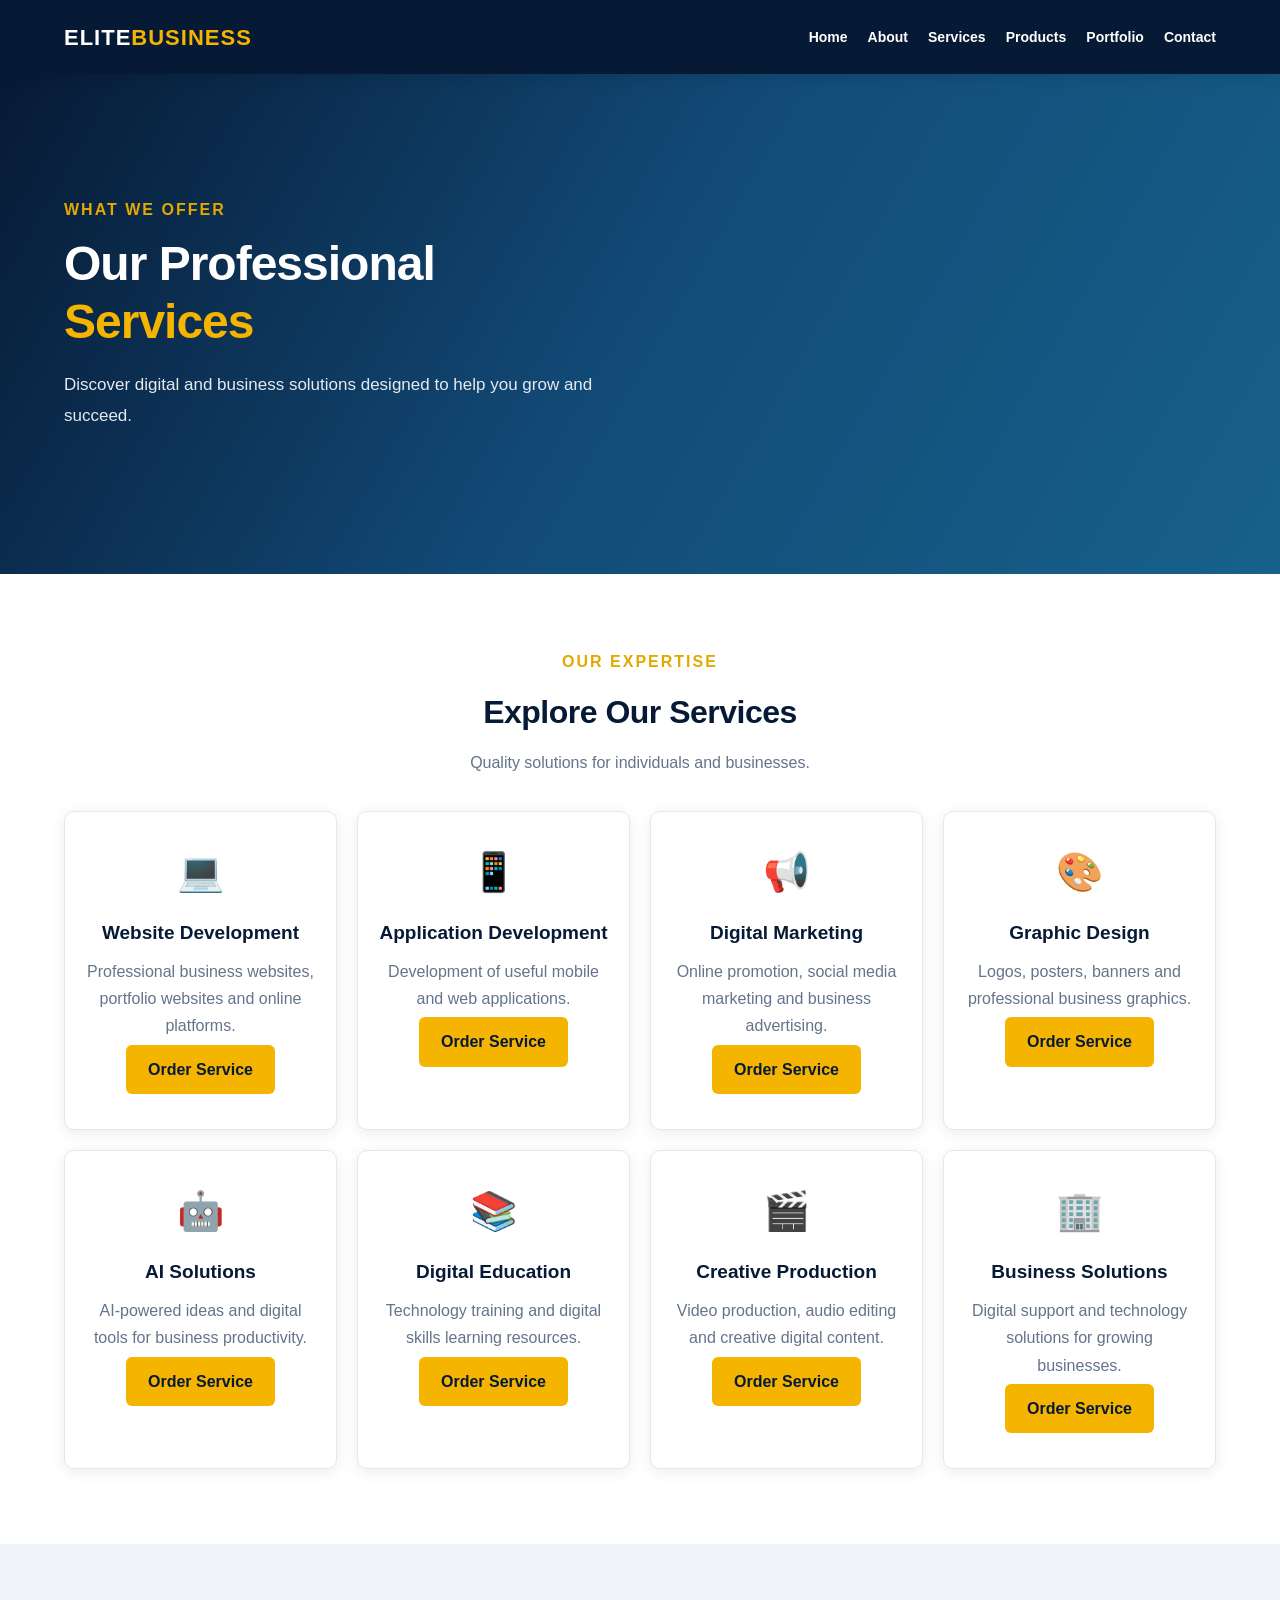
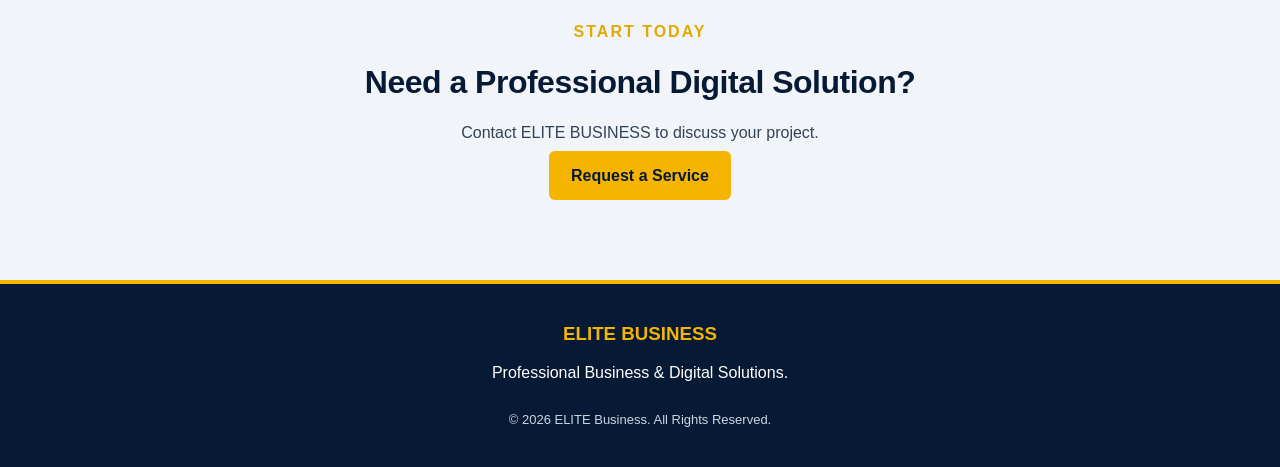
<file: service.html>
<!DOCTYPE html>
<html lang="en">
<head>
    <meta charset="UTF-8">
    <meta name="viewport" content="width=device-width, initial-scale=1.0">
    <meta name="description" content="Explore professional digital and business services from ELITE Business.">
    
<title>Digital Services in Malawi | ELITE Business</title>
<meta name="description" content="Explore website development, app development, graphic design, digital marketing and other services from ELITE Business.">

    <link rel="stylesheet" href="css/style.css">
</head>

<body>

<header class="header">
    <div class="container navbar">
        <a href="index.html" class="logo">
            ELITE<span>BUSINESS</span>
        </a>

        <button class="menu-toggle" id="menuToggle">☰</button>

        <nav id="navMenu">
            <a href="index.html">Home</a>
            <a href="about.html">About</a>
            <a href="services.html">Services</a>
            <a href="products.html">Products</a>
            <a href="portfolio.html">Portfolio</a>
            <a href="contact.html">Contact</a>
        </nav>
    </div>
</header>

<section class="hero">
    <div class="container hero-content">
        <p class="subtitle">WHAT WE OFFER</p>
        <h1>Our Professional <span>Services</span></h1>
        <p class="hero-text">
            Discover digital and business solutions
            designed to help you grow and succeed.
        </p>
    </div>
</section>

<section class="section">
    <div class="container">

        <div class="section-heading">
            <p class="subtitle">OUR EXPERTISE</p>
            <h2>Explore Our Services</h2>
            <p>Quality solutions for individuals and businesses.</p>
        </div>

        <div class="service-grid">

            <div class="service-card">
                <div class="service-icon">💻</div>
                <h3>Website Development</h3>
                <p>
                    Professional business websites,
                    portfolio websites and online platforms.
                </p>
                <a href="contact.html" class="btn primary-btn">Order Service</a>
            </div>

            <div class="service-card">
                <div class="service-icon">📱</div>
                <h3>Application Development</h3>
                <p>
                    Development of useful mobile
                    and web applications.
                </p>
                <a href="contact.html" class="btn primary-btn">Order Service</a>
            </div>

            <div class="service-card">
                <div class="service-icon">📢</div>
                <h3>Digital Marketing</h3>
                <p>
                    Online promotion, social media
                    marketing and business advertising.
                </p>
                <a href="contact.html" class="btn primary-btn">Order Service</a>
            </div>

            <div class="service-card">
                <div class="service-icon">🎨</div>
                <h3>Graphic Design</h3>
                <p>
                    Logos, posters, banners and
                    professional business graphics.
                </p>
                <a href="contact.html" class="btn primary-btn">Order Service</a>
            </div>

            <div class="service-card">
                <div class="service-icon">🤖</div>
                <h3>AI Solutions</h3>
                <p>
                    AI-powered ideas and digital
                    tools for business productivity.
                </p>
                <a href="contact.html" class="btn primary-btn">Order Service</a>
            </div>

            <div class="service-card">
                <div class="service-icon">📚</div>
                <h3>Digital Education</h3>
                <p>
                    Technology training and digital
                    skills learning resources.
                </p>
                <a href="contact.html" class="btn primary-btn">Order Service</a>
            </div>

            <div class="service-card">
                <div class="service-icon">🎬</div>
                <h3>Creative Production</h3>
                <p>
                    Video production, audio editing
                    and creative digital content.
                </p>
                <a href="contact.html" class="btn primary-btn">Order Service</a>
            </div>

            <div class="service-card">
                <div class="service-icon">🏢</div>
                <h3>Business Solutions</h3>
                <p>
                    Digital support and technology
                    solutions for growing businesses.
                </p>
                <a href="contact.html" class="btn primary-btn">Order Service</a>
            </div>

        </div>
    </div>
</section>

<section class="section" style="background:#f1f5f9;">
    <div class="container">
        <p class="subtitle">START TODAY</p>
        <h2>Need a Professional Digital Solution?</h2>
        <p>Contact ELITE BUSINESS to discuss your project.</p>

        <a href="contact.html" class="btn primary-btn">
            Request a Service
        </a>
    </div>
</section>

<footer class="footer">
    <div class="container">
        <h3>ELITE BUSINESS</h3>
        <p>Professional Business & Digital Solutions.</p>
        <p class="copyright">
            &copy; 2026 ELITE Business. All Rights Reserved.
        </p>
    </div>
</footer>

<script src="js/script.js"></script>

</body>
</html>
</file>
<file: css/style.css>
/* GENERAL SETTINGS */
* {
    margin: 0;
    padding: 0;
    box-sizing: border-box;
}

html {
    scroll-behavior: smooth;
}

body {
    font-family: Arial, sans-serif;
    color: #222;
    line-height: 1.6;
}

.container {
    width: 90%;
    max-width: 1200px;
    margin: auto;
}

a {
    text-decoration: none;
}

/* HEADER */
.header {
    background: #071a35;
    color: white;
    padding: 18px 0;
}

.navbar {
    display: flex;
    justify-content: space-between;
    align-items: center;
}

.logo {
    color: white;
    font-size: 22px;
    font-weight: bold;
}

.logo span {
    color: #f4b400;
}

nav {
    display: flex;
    gap: 20px;
}

nav a {
    color: white;
    font-size: 14px;
}

nav a:hover {
    color: #f4b400;
}

.menu-toggle {
    display: none;
    background: none;
    border: none;
    color: white;
    font-size: 27px;
}

/* HERO */
.hero {
    min-height: 500px;
    background: linear-gradient(120deg, #071a35, #124b78);
    color: white;
    display: flex;
    align-items: center;
    padding: 70px 0;
}

.hero-content {
    max-width: 1200px;
}

.subtitle {
    color: #e2a900;
    font-weight: bold;
    letter-spacing: 2px;
    margin-bottom: 12px;
}

.hero h1 {
    font-size: 48px;
    line-height: 1.2;
    max-width: 700px;
}

.hero h1 span {
    display: block;
    color: #f4b400;
}

.hero-text {
    max-width: 600px;
    margin: 20px 0;
    color: #e5eaf0;
}

.btn {
    display: inline-block;
    padding: 12px 22px;
    border-radius: 5px;
    font-weight: bold;
    margin: 5px;
}

.primary-btn {
    background: #f4b400;
    color: #071a35;
}

.secondary-btn {
    border: 1px solid white;
    color: white;
}

/* SECTIONS */
.section {
    padding: 75px 0;
    text-align: center;
}

.section-heading {
    margin-bottom: 35px;
}

.section h2,
.about-section h2 {
    font-size: 32px;
    color: #071a35;
    margin-bottom: 12px;
}

/* SERVICE CARDS */
.service-grid {
    display: grid;
    grid-template-columns: repeat(4, 1fr);
    gap: 20px;
}

.service-card {
    background: white;
    padding: 30px 20px;
    border-radius: 10px;
    box-shadow: 0 3px 15px rgba(0,0,0,0.08);
}

.service-icon {
    font-size: 38px;
    margin-bottom: 15px;
}

.service-card h3 {
    color: #071a35;
    margin-bottom: 10px;
}

/* ABOUT */
.about-section {
    background: #f1f5f9;
    padding: 75px 0;
}

.about-content {
    display: grid;
    grid-template-columns: 1fr 1fr;
    gap: 40px;
    align-items: center;
}

.about-box {
    background: #071a35;
    color: white;
    padding: 55px 25px;
    border-radius: 12px;
    text-align: center;
}

.about-box h3 {
    font-size: 28px;
}

.about-symbol {
    font-size: 65px;
    font-weight: bold;
    color: #f4b400;
    margin-top: 20px;
}

/* CONTACT */
.contact-section {
    background: #fff;
}

.contact-section p {
    margin-bottom: 15px;
}

/* FOOTER */
.footer {
    background: #071a35;
    color: white;
    padding: 35px 0;
    text-align: center;
}

.footer h3 {
    color: #f4b400;
    margin-bottom: 10px;
}

.copyright {
    margin-top: 20px;
    font-size: 13px;
    color: #cbd5e1;
}

/* MOBILE RESPONSIVE */
@media (max-width: 768px) {

    .navbar {
        flex-wrap: wrap;
    }

    .menu-toggle {
        display: block;
    }

    nav {
        display: none;
        width: 100%;
        flex-direction: column;
        padding-top: 20px;
    }

    nav.active {
        display: flex;
    }

    .hero h1 {
        font-size: 35px;
    }

    .service-grid {
        grid-template-columns: 1fr 1fr;
    }

    .about-content {
        grid-template-columns: 1fr;
    }
}

@media (max-width: 480px) {
    .service-grid {
        grid-template-columns: 1fr;
    }

    .hero h1 {
        font-size: 30px;
    }

    .section h2,
    .about-section h2 {
        font-size: 26px;
    }
}

/* CONTACT PAGE */

.contact-layout {
    display: grid;
    grid-template-columns: 1fr 1.5fr;
    gap: 35px;
    text-align: left;
    margin-top: 40px;
}

.contact-info {
    background: #071a35;
    color: white;
    padding: 30px;
    border-radius: 10px;
}

.contact-info h2 {
    color: #f4b400;
    margin-bottom: 25px;
}

.contact-item {
    margin-bottom: 25px;
}

.contact-item h3 {
    color: #f4b400;
    margin-bottom: 5px;
}

.contact-form {
    background: #f1f5f9;
    padding: 30px;
    border-radius: 10px;
}

.contact-form label {
    display: block;
    font-weight: bold;
    margin: 15px 0 7px;
}

.contact-form input,
.contact-form select,
.contact-form textarea {
    width: 100%;
    padding: 13px;
    border: 1px solid #ccc;
    border-radius: 5px;
    font-size: 15px;
    font-family: Arial, sans-serif;
}

.contact-form textarea {
    resize: vertical;
}

.contact-form button {
    border: none;
    cursor: pointer;
    margin-top: 20px;
}

@media (max-width: 768px) {
    .contact-layout {
        grid-template-columns: 1fr;
    }
}

/* ADMIN DASHBOARD */

.admin-body {
    background: #f1f5f9;
}

.admin-home {
    color: white;
    font-weight: bold;
}

.admin-section {
    padding: 50px 0;
}

.admin-heading {
    margin-bottom: 30px;
}

.admin-heading h1 {
    color: #071a35;
    font-size: 35px;
}

.admin-stats {
    display: grid;
    grid-template-columns: repeat(4, 1fr);
    gap: 20px;
    margin-bottom: 40px;
}

.stat-card {
    background: white;
    padding: 25px;
    border-radius: 10px;
    box-shadow: 0 3px 12px rgba(0,0,0,0.06);
}

.stat-card span {
    font-size: 30px;
}

.stat-card h3 {
    color: #071a35;
    margin-top: 10px;
    font-size: 25px;
}

.stat-card p {
    color: #64748b;
}

.admin-content {
    margin-bottom: 35px;
}

.admin-content h2 {
    color: #071a35;
    margin-bottom: 20px;
}

.admin-grid {
    display: grid;
    grid-template-columns: repeat(3, 1fr);
    gap: 20px;
}

.admin-card {
    background: white;
    padding: 25px;
    border-radius: 10px;
    color: #222;
    box-shadow: 0 3px 12px rgba(0,0,0,0.06);
    transition: 0.3s;
}

.admin-card:hover {
    transform: translateY(-5px);
}

.admin-card span {
    font-size: 32px;
}

.admin-card h3 {
    color: #071a35;
    margin: 10px 0;
}

.admin-card p {
    color: #64748b;
}

@media (max-width: 768px) {
    .admin-stats {
        grid-template-columns: 1fr 1fr;
    }

    .admin-grid {
        grid-template-columns: 1fr 1fr;
    }
}

@media (max-width: 480px) {
    .admin-grid {
        grid-template-columns: 1fr;
    }

    .admin-heading h1 {
        font-size: 28px;
    }
}

/* ACTIVE NAVIGATION LINK */

nav a.active {
    color: #f4b400;
    font-weight: bold;
    border-bottom: 2px solid #f4b400;
    padding-bottom: 5px;
}

/* NAVIGATION HOVER EFFECT */

nav a {
    transition: 0.3s ease;
}

nav a:hover {
    color: #f4b400;
}

/* =================================
   ELITE BUSINESS DESIGN UPGRADE
================================= */

/* GLOBAL DESIGN */

:root {
    --primary: #071a35;
    --secondary: #124b78;
    --gold: #f4b400;
    --light: #f1f5f9;
    --white: #ffffff;
    --text: #334155;
}

body {
    color: var(--text);
    background: var(--white);
    font-family: Arial, sans-serif;
}

/* PROFESSIONAL HEADER */

.header {
    position: sticky;
    top: 0;
    z-index: 1000;
    box-shadow: 0 3px 15px rgba(0,0,0,0.12);
}

.logo {
    letter-spacing: 1px;
}

nav a {
    font-weight: 600;
    padding: 8px 0;
}

/* BUTTON UPGRADE */

.btn {
    border-radius: 6px;
    transition: all 0.3s ease;
    cursor: pointer;
}

.primary-btn:hover {
    background: #d99e00;
    transform: translateY(-3px);
    box-shadow: 0 5px 15px rgba(0,0,0,0.15);
}

.secondary-btn:hover {
    background: white;
    color: var(--primary);
}

/* HERO UPGRADE */

.hero {
    position: relative;
    overflow: hidden;
    background: linear-gradient(
        120deg,
        #071a35,
        #124b78,
        #17618a
    );
}

.hero h1 {
    letter-spacing: -1px;
}

.hero-text {
    font-size: 17px;
    line-height: 1.8;
}

/* SECTION HEADINGS */

.section-heading h2,
.section h2 {
    font-weight: 800;
    letter-spacing: -0.5px;
}

.section-heading > p:last-child {
    color: #64748b;
}

/* PROFESSIONAL CARDS */

.service-card,
.admin-card,
.stat-card {
    border: 1px solid #e2e8f0;
    transition: all 0.3s ease;
}

.service-card:hover,
.admin-card:hover {
    transform: translateY(-7px);
    box-shadow: 0 12px 25px rgba(7,26,53,0.12);
}

.service-card h3 {
    font-size: 19px;
}

.service-card p {
    line-height: 1.7;
    color: #64748b;
}

/* ABOUT SECTION */

.about-box {
    box-shadow: 0 10px 30px rgba(7,26,53,0.15);
}

/* FOOTER UPGRADE */

.footer {
    border-top: 4px solid var(--gold);
}

.footer p {
    line-height: 1.8;
}

/* FORM UPGRADE */

.contact-form input:focus,
.contact-form select:focus,
.contact-form textarea:focus {
    outline: 2px solid var(--secondary);
    border-color: var(--secondary);
}

/* RESPONSIVE DESIGN */

@media (max-width: 768px) {

    .header {
        padding: 15px 0;
    }

    .hero {
        min-height: 430px;
    }

    .hero-text {
        font-size: 15px;
    }

    .section {
        padding: 55px 0;
    }

    .btn {
        padding: 12px 18px;
    }
}

@media (max-width: 480px) {

    .logo {
        font-size: 19px;
    }

    .hero h1 {
        font-size: 30px;
    }

    .subtitle {
        font-size: 12px;
    }

    .service-card {
        padding: 25px 15px;
    }
}
</file>
